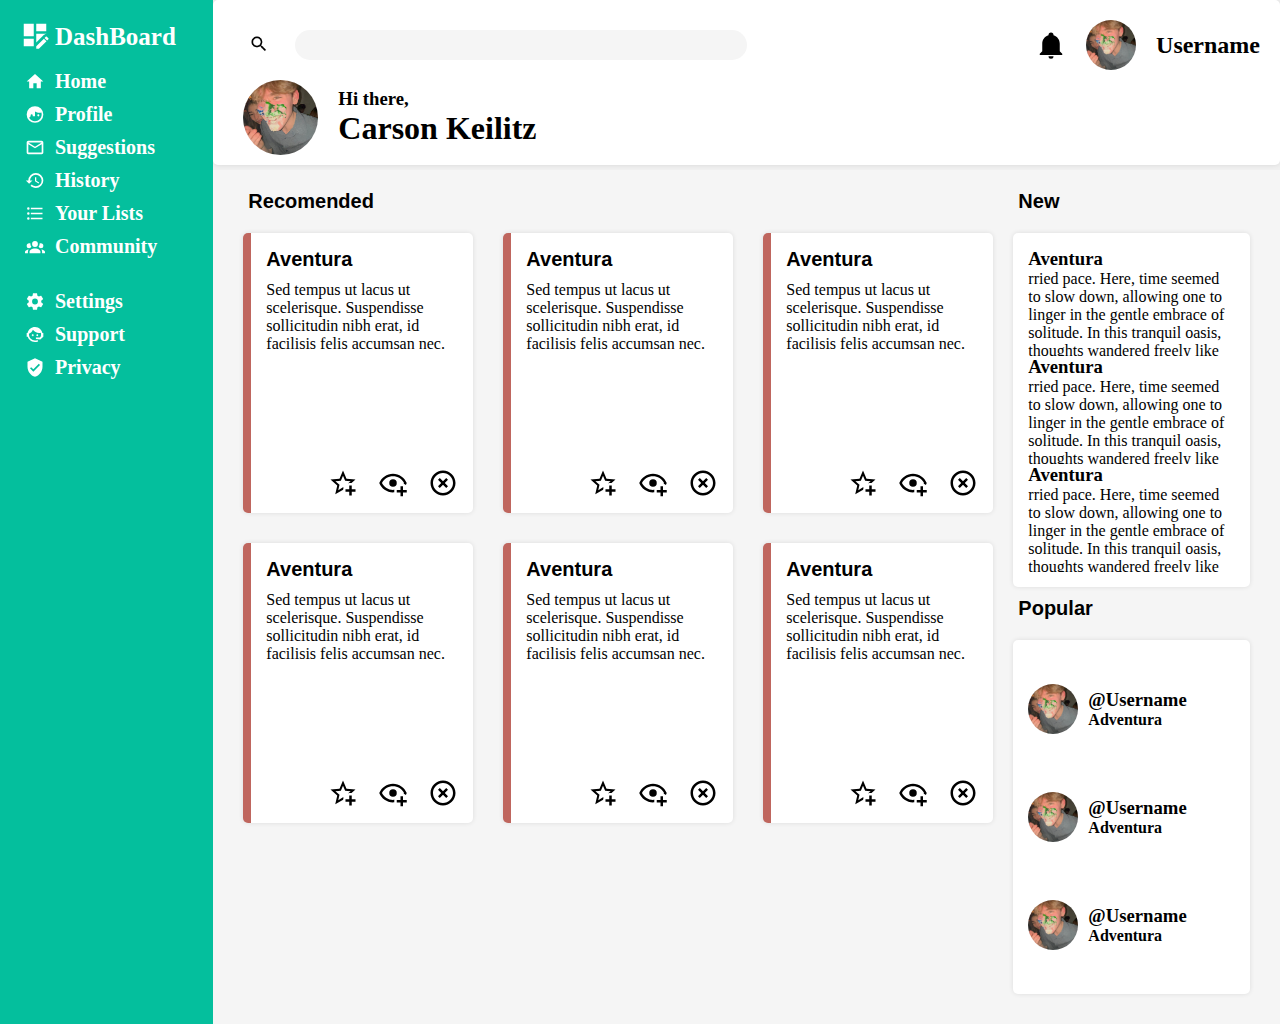
<file: index.html>
<!DOCTYPE html>
<html lang="en">
<head>
    <meta charset="UTF-8">
    <meta name="viewport" content="width=device-width, initial-scale=1.0">
    <link rel="stylesheet" href="styles/primary.css">
    <title>Admin Site</title>
</head>
<body>
    <div class="container">
        <div class="header">
            <div class="upperheader">
                <form class="search" action="search.php" method="post">
                    <button class="submit" type="submit" name="submit-search">
                        <img class="search-icon" src="pictures/magnify.png" alt="search">
                    </button>
                    <input class="search-bar" type="text" name="search" placeholder="">
                </form>
                <div class="header-upper-info">
                    <svg class="search-icon-info" xmlns="http://www.w3.org/2000/svg" viewBox="0 0 24 24"><title>bell</title><path d="M21,19V20H3V19L5,17V11C5,7.9 7.03,5.17 10,4.29C10,4.19 10,4.1 10,4A2,2 0 0,1 12,2A2,2 0 0,1 14,4C14,4.1 14,4.19 14,4.29C16.97,5.17 19,7.9 19,11V17L21,19M14,21A2,2 0 0,1 12,23A2,2 0 0,1 10,21" /></svg>
                    <img class="profile-picture logo small-logo" src="pictures/logo.JPEG" alt="profile">
                    <h2 class="username no-padding">Username</h2>
                </div>
            </div>
            <div class="lowerheader">
                <img  class="logo" src="pictures/logo.JPEG" alt="text">
                <div class="lowerheader-text">
                    <h3 class="no-padding">Hi there,</h3>
                    <h1 class="no-padding">Carson Keilitz</h1>
                </div>
            </div>
        </div>
        <div class="sidebar">
            <div class="sidebar-title">
                <div class="dashbar-logo">
                    <svg class="change-color" xmlns="http://www.w3.org/2000/svg" viewBox="0 0 24 24"><title>view-dashboard-edit</title><path d="M21 13.1C20.9 13.1 20.7 13.2 20.6 13.3L19.6 14.3L21.7 16.4L22.7 15.4C22.9 15.2 22.9 14.8 22.7 14.6L21.4 13.3C21.3 13.2 21.2 13.1 21 13.1M19.1 14.9L13 20.9V23H15.1L21.2 16.9L19.1 14.9M21 9H13V3H21V9M13 18.06V11H21V11.1C20.24 11.1 19.57 11.5 19.19 11.89L13 18.06M11 13H3V3H11V13M11 21H3V15H11V21Z" /></svg>
                </div>
                <h1 class="Dashboard">DashBoard</h1>
            </div>
            <ul class="sidebar-fonts side-bar-options">
                <div class="sidebar-logos">
                    <svg xmlns="http://www.w3.org/2000/svg" viewBox="0 0 24 24"><title>home</title><path d="M10,20V14H14V20H19V12H22L12,3L2,12H5V20H10Z" /></svg>
                    <li><a classhref="index.html">Home</a></li>
                </div>
                <div class="sidebar-logos">
                    <svg xmlns="http://www.w3.org/2000/svg" viewBox="0 0 24 24"><title>face-man-profile</title><path d="M12,2A10,10 0 0,0 2,12A10,10 0 0,0 12,22A10,10 0 0,0 22,12A10,10 0 0,0 12,2M12,8.39C13.57,9.4 15.42,10 17.42,10C18.2,10 18.95,9.91 19.67,9.74C19.88,10.45 20,11.21 20,12C20,16.41 16.41,20 12,20C9,20 6.39,18.34 5,15.89L6.75,14V13A1.25,1.25 0 0,1 8,11.75A1.25,1.25 0 0,1 9.25,13V14H12M16,11.75A1.25,1.25 0 0,0 14.75,13A1.25,1.25 0 0,0 16,14.25A1.25,1.25 0 0,0 17.25,13A1.25,1.25 0 0,0 16,11.75Z" /></svg>                    <li><a href="index.html">Profile</a></li>
                </div>
                <div class="sidebar-logos">
                    <svg xmlns="http://www.w3.org/2000/svg" viewBox="0 0 24 24"><title>email-outline</title><path d="M22 6C22 4.9 21.1 4 20 4H4C2.9 4 2 4.9 2 6V18C2 19.1 2.9 20 4 20H20C21.1 20 22 19.1 22 18V6M20 6L12 11L4 6H20M20 18H4V8L12 13L20 8V18Z" /></svg>                    <li><a href="suggestions.html">Suggestions</a></li>
                </div>
                <div class="sidebar-logos">
                    <svg xmlns="http://www.w3.org/2000/svg" viewBox="0 0 24 24"><title>history</title><path d="M13.5,8H12V13L16.28,15.54L17,14.33L13.5,12.25V8M13,3A9,9 0 0,0 4,12H1L4.96,16.03L9,12H6A7,7 0 0,1 13,5A7,7 0 0,1 20,12A7,7 0 0,1 13,19C11.07,19 9.32,18.21 8.06,16.94L6.64,18.36C8.27,20 10.5,21 13,21A9,9 0 0,0 22,12A9,9 0 0,0 13,3" /></svg>                    <li><a>History</a></li>
                </div>
                <div class="sidebar-logos">
                    <svg xmlns="http://www.w3.org/2000/svg" viewBox="0 0 24 24"><title>format-list-bulleted</title><path d="M7,5H21V7H7V5M7,13V11H21V13H7M4,4.5A1.5,1.5 0 0,1 5.5,6A1.5,1.5 0 0,1 4,7.5A1.5,1.5 0 0,1 2.5,6A1.5,1.5 0 0,1 4,4.5M4,10.5A1.5,1.5 0 0,1 5.5,12A1.5,1.5 0 0,1 4,13.5A1.5,1.5 0 0,1 2.5,12A1.5,1.5 0 0,1 4,10.5M7,19V17H21V19H7M4,16.5A1.5,1.5 0 0,1 5.5,18A1.5,1.5 0 0,1 4,19.5A1.5,1.5 0 0,1 2.5,18A1.5,1.5 0 0,1 4,16.5Z" /></svg><li><a href="lists.html">Your Lists</a></li>
                </div>
                <div class="sidebar-logos">
                    <svg xmlns="http://www.w3.org/2000/svg" viewBox="0 0 24 24"><title>account-group</title><path d="M12,5.5A3.5,3.5 0 0,1 15.5,9A3.5,3.5 0 0,1 12,12.5A3.5,3.5 0 0,1 8.5,9A3.5,3.5 0 0,1 12,5.5M5,8C5.56,8 6.08,8.15 6.53,8.42C6.38,9.85 6.8,11.27 7.66,12.38C7.16,13.34 6.16,14 5,14A3,3 0 0,1 2,11A3,3 0 0,1 5,8M19,8A3,3 0 0,1 22,11A3,3 0 0,1 19,14C17.84,14 16.84,13.34 16.34,12.38C17.2,11.27 17.62,9.85 17.47,8.42C17.92,8.15 18.44,8 19,8M5.5,18.25C5.5,16.18 8.41,14.5 12,14.5C15.59,14.5 18.5,16.18 18.5,18.25V20H5.5V18.25M0,20V18.5C0,17.11 1.89,15.94 4.45,15.6C3.86,16.28 3.5,17.22 3.5,18.25V20H0M24,20H20.5V18.25C20.5,17.22 20.14,16.28 19.55,15.6C22.11,15.94 24,17.11 24,18.5V20Z" /></svg>                    <li><a>Community</a></li>
                </div>
            </ul>
            <ul class="sidebar-fonts side-bar-options settings">
                <div class="sidebar-logos">
                    <svg xmlns="http://www.w3.org/2000/svg" viewBox="0 0 24 24"><title>cog</title><path d="M12,15.5A3.5,3.5 0 0,1 8.5,12A3.5,3.5 0 0,1 12,8.5A3.5,3.5 0 0,1 15.5,12A3.5,3.5 0 0,1 12,15.5M19.43,12.97C19.47,12.65 19.5,12.33 19.5,12C19.5,11.67 19.47,11.34 19.43,11L21.54,9.37C21.73,9.22 21.78,8.95 21.66,8.73L19.66,5.27C19.54,5.05 19.27,4.96 19.05,5.05L16.56,6.05C16.04,5.66 15.5,5.32 14.87,5.07L14.5,2.42C14.46,2.18 14.25,2 14,2H10C9.75,2 9.54,2.18 9.5,2.42L9.13,5.07C8.5,5.32 7.96,5.66 7.44,6.05L4.95,5.05C4.73,4.96 4.46,5.05 4.34,5.27L2.34,8.73C2.21,8.95 2.27,9.22 2.46,9.37L4.57,11C4.53,11.34 4.5,11.67 4.5,12C4.5,12.33 4.53,12.65 4.57,12.97L2.46,14.63C2.27,14.78 2.21,15.05 2.34,15.27L4.34,18.73C4.46,18.95 4.73,19.03 4.95,18.95L7.44,17.94C7.96,18.34 8.5,18.68 9.13,18.93L9.5,21.58C9.54,21.82 9.75,22 10,22H14C14.25,22 14.46,21.82 14.5,21.58L14.87,18.93C15.5,18.67 16.04,18.34 16.56,17.94L19.05,18.95C19.27,19.03 19.54,18.95 19.66,18.73L21.66,15.27C21.78,15.05 21.73,14.78 21.54,14.63L19.43,12.97Z" /></svg>
                    <li><a classhref="index.html">Settings</a></li>
                </div>
                <div class="sidebar-logos">
                    <svg xmlns="http://www.w3.org/2000/svg" viewBox="0 0 24 24"><title>face-agent</title><path d="M18.72,14.76C19.07,13.91 19.26,13 19.26,12C19.26,11.28 19.15,10.59 18.96,9.95C18.31,10.1 17.63,10.18 16.92,10.18C13.86,10.18 11.15,8.67 9.5,6.34C8.61,8.5 6.91,10.26 4.77,11.22C4.73,11.47 4.73,11.74 4.73,12A7.27,7.27 0 0,0 12,19.27C13.05,19.27 14.06,19.04 14.97,18.63C15.54,19.72 15.8,20.26 15.78,20.26C14.14,20.81 12.87,21.08 12,21.08C9.58,21.08 7.27,20.13 5.57,18.42C4.53,17.38 3.76,16.11 3.33,14.73H2V10.18H3.09C3.93,6.04 7.6,2.92 12,2.92C14.4,2.92 16.71,3.87 18.42,5.58C19.69,6.84 20.54,8.45 20.89,10.18H22V14.67H22V14.69L22,14.73H21.94L18.38,18L13.08,17.4V15.73H17.91L18.72,14.76M9.27,11.77C9.57,11.77 9.86,11.89 10.07,12.11C10.28,12.32 10.4,12.61 10.4,12.91C10.4,13.21 10.28,13.5 10.07,13.71C9.86,13.92 9.57,14.04 9.27,14.04C8.64,14.04 8.13,13.54 8.13,12.91C8.13,12.28 8.64,11.77 9.27,11.77M14.72,11.77C15.35,11.77 15.85,12.28 15.85,12.91C15.85,13.54 15.35,14.04 14.72,14.04C14.09,14.04 13.58,13.54 13.58,12.91A1.14,1.14 0 0,1 14.72,11.77Z" /></svg>                    <li><a>Support</a></li>
                </div>
                <div class="sidebar-logos">
                    <svg xmlns="http://www.w3.org/2000/svg" viewBox="0 0 24 24"><title>shield-check</title><path d="M10,17L6,13L7.41,11.59L10,14.17L16.59,7.58L18,9M12,1L3,5V11C3,16.55 6.84,21.74 12,23C17.16,21.74 21,16.55 21,11V5L12,1Z" /></svg>                    <li><a>Privacy</a></li>
                </div>
            </ul>
        </div>
        <div class="main-content">
            <div class="resturants">
                <h2 class="main-content-title project-font extra">Recomended</h2>
                <div class="cards">
                    <div class="card">
                        <div class="card-title project-font">Aventura</div>
                        <div class="card-text">
                            Sed tempus ut lacus ut scelerisque. Suspendisse sollicitudin nibh erat, id facilisis felis accumsan nec.
                        </div>
                        <div class="card-footer">
                            <svg class="card-image" xmlns="http://www.w3.org/2000/svg" viewBox="0 0 24 24"><title>star-plus-outline</title><path d="M5.8 21L7.4 14L2 9.2L9.2 8.6L12 2L14.8 8.6L22 9.2L18.8 12H18C17.3 12 16.6 12.1 15.9 12.4L18.1 10.5L13.7 10.1L12 6.1L10.3 10.1L5.9 10.5L9.2 13.4L8.2 17.7L12 15.4L12.5 15.7C12.3 16.2 12.1 16.8 12.1 17.3L5.8 21M17 14V17H14V19H17V22H19V19H22V17H19V14H17Z" /></svg>
                            <svg class="card-image" xmlns="http://www.w3.org/2000/svg" viewBox="0 0 24 24"><title>eye-plus-outline</title><path d="M12,4.5C7,4.5 2.73,7.61 1,12C2.73,16.39 7,19.5 12,19.5C12.36,19.5 12.72,19.5 13.08,19.45C13.03,19.13 13,18.82 13,18.5C13,18.14 13.04,17.78 13.1,17.42C12.74,17.46 12.37,17.5 12,17.5C8.24,17.5 4.83,15.36 3.18,12C4.83,8.64 8.24,6.5 12,6.5C15.76,6.5 19.17,8.64 20.82,12C20.7,12.24 20.56,12.45 20.43,12.68C21.09,12.84 21.72,13.11 22.29,13.5C22.56,13 22.8,12.5 23,12C21.27,7.61 17,4.5 12,4.5M12,9A3,3 0 0,0 9,12A3,3 0 0,0 12,15A3,3 0 0,0 15,12A3,3 0 0,0 12,9M18,14.5V17.5H15V19.5H18V22.5H20V19.5H23V17.5H20V14.5H18Z" /></svg>
                            <svg class="card-image" xmlns="http://www.w3.org/2000/svg" viewBox="0 0 24 24"><title>close-circle-outline</title><path d="M12,20C7.59,20 4,16.41 4,12C4,7.59 7.59,4 12,4C16.41,4 20,7.59 20,12C20,16.41 16.41,20 12,20M12,2C6.47,2 2,6.47 2,12C2,17.53 6.47,22 12,22C17.53,22 22,17.53 22,12C22,6.47 17.53,2 12,2M14.59,8L12,10.59L9.41,8L8,9.41L10.59,12L8,14.59L9.41,16L12,13.41L14.59,16L16,14.59L13.41,12L16,9.41L14.59,8Z" /></svg>
                        </div>
                    </div>
                    <div class="card">
                        <div class="card-title project-font">Aventura</div>
                        <div class="card-text">
                            Sed tempus ut lacus ut scelerisque. Suspendisse sollicitudin nibh erat, id facilisis felis accumsan nec.
                        </div>
                        <div class="card-footer">
                            <svg class="card-image" xmlns="http://www.w3.org/2000/svg" viewBox="0 0 24 24"><title>star-plus-outline</title><path d="M5.8 21L7.4 14L2 9.2L9.2 8.6L12 2L14.8 8.6L22 9.2L18.8 12H18C17.3 12 16.6 12.1 15.9 12.4L18.1 10.5L13.7 10.1L12 6.1L10.3 10.1L5.9 10.5L9.2 13.4L8.2 17.7L12 15.4L12.5 15.7C12.3 16.2 12.1 16.8 12.1 17.3L5.8 21M17 14V17H14V19H17V22H19V19H22V17H19V14H17Z" /></svg>
                            <svg class="card-image" xmlns="http://www.w3.org/2000/svg" viewBox="0 0 24 24"><title>eye-plus-outline</title><path d="M12,4.5C7,4.5 2.73,7.61 1,12C2.73,16.39 7,19.5 12,19.5C12.36,19.5 12.72,19.5 13.08,19.45C13.03,19.13 13,18.82 13,18.5C13,18.14 13.04,17.78 13.1,17.42C12.74,17.46 12.37,17.5 12,17.5C8.24,17.5 4.83,15.36 3.18,12C4.83,8.64 8.24,6.5 12,6.5C15.76,6.5 19.17,8.64 20.82,12C20.7,12.24 20.56,12.45 20.43,12.68C21.09,12.84 21.72,13.11 22.29,13.5C22.56,13 22.8,12.5 23,12C21.27,7.61 17,4.5 12,4.5M12,9A3,3 0 0,0 9,12A3,3 0 0,0 12,15A3,3 0 0,0 15,12A3,3 0 0,0 12,9M18,14.5V17.5H15V19.5H18V22.5H20V19.5H23V17.5H20V14.5H18Z" /></svg>
                            <svg class="card-image" xmlns="http://www.w3.org/2000/svg" viewBox="0 0 24 24"><title>close-circle-outline</title><path d="M12,20C7.59,20 4,16.41 4,12C4,7.59 7.59,4 12,4C16.41,4 20,7.59 20,12C20,16.41 16.41,20 12,20M12,2C6.47,2 2,6.47 2,12C2,17.53 6.47,22 12,22C17.53,22 22,17.53 22,12C22,6.47 17.53,2 12,2M14.59,8L12,10.59L9.41,8L8,9.41L10.59,12L8,14.59L9.41,16L12,13.41L14.59,16L16,14.59L13.41,12L16,9.41L14.59,8Z" /></svg>
                        </div>
                    </div>
                    <div class="card">
                        <div class="card-title project-font">Aventura</div>
                        <div class="card-text">
                            Sed tempus ut lacus ut scelerisque. Suspendisse sollicitudin nibh erat, id facilisis felis accumsan nec.
                        </div>
                        <div class="card-footer">
                            <svg class="card-image" xmlns="http://www.w3.org/2000/svg" viewBox="0 0 24 24"><title>star-plus-outline</title><path d="M5.8 21L7.4 14L2 9.2L9.2 8.6L12 2L14.8 8.6L22 9.2L18.8 12H18C17.3 12 16.6 12.1 15.9 12.4L18.1 10.5L13.7 10.1L12 6.1L10.3 10.1L5.9 10.5L9.2 13.4L8.2 17.7L12 15.4L12.5 15.7C12.3 16.2 12.1 16.8 12.1 17.3L5.8 21M17 14V17H14V19H17V22H19V19H22V17H19V14H17Z" /></svg>
                            <svg class="card-image" xmlns="http://www.w3.org/2000/svg" viewBox="0 0 24 24"><title>eye-plus-outline</title><path d="M12,4.5C7,4.5 2.73,7.61 1,12C2.73,16.39 7,19.5 12,19.5C12.36,19.5 12.72,19.5 13.08,19.45C13.03,19.13 13,18.82 13,18.5C13,18.14 13.04,17.78 13.1,17.42C12.74,17.46 12.37,17.5 12,17.5C8.24,17.5 4.83,15.36 3.18,12C4.83,8.64 8.24,6.5 12,6.5C15.76,6.5 19.17,8.64 20.82,12C20.7,12.24 20.56,12.45 20.43,12.68C21.09,12.84 21.72,13.11 22.29,13.5C22.56,13 22.8,12.5 23,12C21.27,7.61 17,4.5 12,4.5M12,9A3,3 0 0,0 9,12A3,3 0 0,0 12,15A3,3 0 0,0 15,12A3,3 0 0,0 12,9M18,14.5V17.5H15V19.5H18V22.5H20V19.5H23V17.5H20V14.5H18Z" /></svg>
                            <svg class="card-image" xmlns="http://www.w3.org/2000/svg" viewBox="0 0 24 24"><title>close-circle-outline</title><path d="M12,20C7.59,20 4,16.41 4,12C4,7.59 7.59,4 12,4C16.41,4 20,7.59 20,12C20,16.41 16.41,20 12,20M12,2C6.47,2 2,6.47 2,12C2,17.53 6.47,22 12,22C17.53,22 22,17.53 22,12C22,6.47 17.53,2 12,2M14.59,8L12,10.59L9.41,8L8,9.41L10.59,12L8,14.59L9.41,16L12,13.41L14.59,16L16,14.59L13.41,12L16,9.41L14.59,8Z" /></svg>
                        </div>
                    </div>
                    <div class="card">
                        <div class="card-title project-font">Aventura</div>
                        <div class="card-text">
                            Sed tempus ut lacus ut scelerisque. Suspendisse sollicitudin nibh erat, id facilisis felis accumsan nec.
                        </div>
                        <div class="card-footer">
                            <svg class="card-image" xmlns="http://www.w3.org/2000/svg" viewBox="0 0 24 24"><title>star-plus-outline</title><path d="M5.8 21L7.4 14L2 9.2L9.2 8.6L12 2L14.8 8.6L22 9.2L18.8 12H18C17.3 12 16.6 12.1 15.9 12.4L18.1 10.5L13.7 10.1L12 6.1L10.3 10.1L5.9 10.5L9.2 13.4L8.2 17.7L12 15.4L12.5 15.7C12.3 16.2 12.1 16.8 12.1 17.3L5.8 21M17 14V17H14V19H17V22H19V19H22V17H19V14H17Z" /></svg>
                            <svg class="card-image" xmlns="http://www.w3.org/2000/svg" viewBox="0 0 24 24"><title>eye-plus-outline</title><path d="M12,4.5C7,4.5 2.73,7.61 1,12C2.73,16.39 7,19.5 12,19.5C12.36,19.5 12.72,19.5 13.08,19.45C13.03,19.13 13,18.82 13,18.5C13,18.14 13.04,17.78 13.1,17.42C12.74,17.46 12.37,17.5 12,17.5C8.24,17.5 4.83,15.36 3.18,12C4.83,8.64 8.24,6.5 12,6.5C15.76,6.5 19.17,8.64 20.82,12C20.7,12.24 20.56,12.45 20.43,12.68C21.09,12.84 21.72,13.11 22.29,13.5C22.56,13 22.8,12.5 23,12C21.27,7.61 17,4.5 12,4.5M12,9A3,3 0 0,0 9,12A3,3 0 0,0 12,15A3,3 0 0,0 15,12A3,3 0 0,0 12,9M18,14.5V17.5H15V19.5H18V22.5H20V19.5H23V17.5H20V14.5H18Z" /></svg>
                            <svg class="card-image" xmlns="http://www.w3.org/2000/svg" viewBox="0 0 24 24"><title>close-circle-outline</title><path d="M12,20C7.59,20 4,16.41 4,12C4,7.59 7.59,4 12,4C16.41,4 20,7.59 20,12C20,16.41 16.41,20 12,20M12,2C6.47,2 2,6.47 2,12C2,17.53 6.47,22 12,22C17.53,22 22,17.53 22,12C22,6.47 17.53,2 12,2M14.59,8L12,10.59L9.41,8L8,9.41L10.59,12L8,14.59L9.41,16L12,13.41L14.59,16L16,14.59L13.41,12L16,9.41L14.59,8Z" /></svg>
                        </div>
                    </div>
                    <div class="card">
                        <div class="card-title project-font">Aventura</div>
                        <div class="card-text">
                            Sed tempus ut lacus ut scelerisque. Suspendisse sollicitudin nibh erat, id facilisis felis accumsan nec.
                        </div>
                        <div class="card-footer">
                            <svg class="card-image" xmlns="http://www.w3.org/2000/svg" viewBox="0 0 24 24"><title>star-plus-outline</title><path d="M5.8 21L7.4 14L2 9.2L9.2 8.6L12 2L14.8 8.6L22 9.2L18.8 12H18C17.3 12 16.6 12.1 15.9 12.4L18.1 10.5L13.7 10.1L12 6.1L10.3 10.1L5.9 10.5L9.2 13.4L8.2 17.7L12 15.4L12.5 15.7C12.3 16.2 12.1 16.8 12.1 17.3L5.8 21M17 14V17H14V19H17V22H19V19H22V17H19V14H17Z" /></svg>
                            <svg class="card-image" xmlns="http://www.w3.org/2000/svg" viewBox="0 0 24 24"><title>eye-plus-outline</title><path d="M12,4.5C7,4.5 2.73,7.61 1,12C2.73,16.39 7,19.5 12,19.5C12.36,19.5 12.72,19.5 13.08,19.45C13.03,19.13 13,18.82 13,18.5C13,18.14 13.04,17.78 13.1,17.42C12.74,17.46 12.37,17.5 12,17.5C8.24,17.5 4.83,15.36 3.18,12C4.83,8.64 8.24,6.5 12,6.5C15.76,6.5 19.17,8.64 20.82,12C20.7,12.24 20.56,12.45 20.43,12.68C21.09,12.84 21.72,13.11 22.29,13.5C22.56,13 22.8,12.5 23,12C21.27,7.61 17,4.5 12,4.5M12,9A3,3 0 0,0 9,12A3,3 0 0,0 12,15A3,3 0 0,0 15,12A3,3 0 0,0 12,9M18,14.5V17.5H15V19.5H18V22.5H20V19.5H23V17.5H20V14.5H18Z" /></svg>
                            <svg class="card-image" xmlns="http://www.w3.org/2000/svg" viewBox="0 0 24 24"><title>close-circle-outline</title><path d="M12,20C7.59,20 4,16.41 4,12C4,7.59 7.59,4 12,4C16.41,4 20,7.59 20,12C20,16.41 16.41,20 12,20M12,2C6.47,2 2,6.47 2,12C2,17.53 6.47,22 12,22C17.53,22 22,17.53 22,12C22,6.47 17.53,2 12,2M14.59,8L12,10.59L9.41,8L8,9.41L10.59,12L8,14.59L9.41,16L12,13.41L14.59,16L16,14.59L13.41,12L16,9.41L14.59,8Z" /></svg>
                        </div>
                    </div>
                    <div class="card">
                        <div class="card-title project-font">Aventura</div>
                        <div class="card-text">
                            Sed tempus ut lacus ut scelerisque. Suspendisse sollicitudin nibh erat, id facilisis felis accumsan nec.
                        </div>
                        <div class="card-footer">
                            <svg class="card-image" xmlns="http://www.w3.org/2000/svg" viewBox="0 0 24 24"><title>star-plus-outline</title><path d="M5.8 21L7.4 14L2 9.2L9.2 8.6L12 2L14.8 8.6L22 9.2L18.8 12H18C17.3 12 16.6 12.1 15.9 12.4L18.1 10.5L13.7 10.1L12 6.1L10.3 10.1L5.9 10.5L9.2 13.4L8.2 17.7L12 15.4L12.5 15.7C12.3 16.2 12.1 16.8 12.1 17.3L5.8 21M17 14V17H14V19H17V22H19V19H22V17H19V14H17Z" /></svg>
                            <svg class="card-image" xmlns="http://www.w3.org/2000/svg" viewBox="0 0 24 24"><title>eye-plus-outline</title><path d="M12,4.5C7,4.5 2.73,7.61 1,12C2.73,16.39 7,19.5 12,19.5C12.36,19.5 12.72,19.5 13.08,19.45C13.03,19.13 13,18.82 13,18.5C13,18.14 13.04,17.78 13.1,17.42C12.74,17.46 12.37,17.5 12,17.5C8.24,17.5 4.83,15.36 3.18,12C4.83,8.64 8.24,6.5 12,6.5C15.76,6.5 19.17,8.64 20.82,12C20.7,12.24 20.56,12.45 20.43,12.68C21.09,12.84 21.72,13.11 22.29,13.5C22.56,13 22.8,12.5 23,12C21.27,7.61 17,4.5 12,4.5M12,9A3,3 0 0,0 9,12A3,3 0 0,0 12,15A3,3 0 0,0 15,12A3,3 0 0,0 12,9M18,14.5V17.5H15V19.5H18V22.5H20V19.5H23V17.5H20V14.5H18Z" /></svg>
                            <svg class="card-image" xmlns="http://www.w3.org/2000/svg" viewBox="0 0 24 24"><title>close-circle-outline</title><path d="M12,20C7.59,20 4,16.41 4,12C4,7.59 7.59,4 12,4C16.41,4 20,7.59 20,12C20,16.41 16.41,20 12,20M12,2C6.47,2 2,6.47 2,12C2,17.53 6.47,22 12,22C17.53,22 22,17.53 22,12C22,6.47 17.53,2 12,2M14.59,8L12,10.59L9.41,8L8,9.41L10.59,12L8,14.59L9.41,16L12,13.41L14.59,16L16,14.59L13.41,12L16,9.41L14.59,8Z" /></svg>
                        </div>
                    </div>
                </div>
            </div>
            <div class="other">
                <h2 class="main-content-title project-font extra">New</h2>
                    <div class="newcards basic-card-template card-padding">
                        <div class="newcard">
                            <h3 class="newcard-title">Aventura</h3>
                            <div class="newcard-text">rried pace. Here, time seemed to slow down, allowing one to linger in the gentle embrace of solitude. In this tranquil oasis, thoughts wandered freely like butterflies in a garden, flitting from one fleeting moment to the next. It was a place where.</div>
                        </div>
                        <div class="newcard">
                            <h3 class="newcard-title">Aventura</h3>
                            <div class="newcard-text">rried pace. Here, time seemed to slow down, allowing one to linger in the gentle embrace of solitude. In this tranquil oasis, thoughts wandered freely like butterflies in a garden, flitting from one fleeting moment to the next. It was a place where.</div>
                        </div>
                        <div class="newcard">
                            <h3 class="newcard-title">Aventura</h3>
                            <div class="newcard-text">rried pace. Here, time seemed to slow down, allowing one to linger in the gentle embrace of solitude. In this tranquil oasis, thoughts wandered freely like butterflies in a garden, flitting from one fleeting moment to the next. It was a place where.</div>
                        </div>
                    </div>
                <h2 class="main-content-title project-font extra">Popular</h2>
                    <div class="trendingcards basic-card-template card-padding">
                        <div class="trendingcard">
                            <img class="profile-picture logo small-logo trending-logo" src="pictures/logo.JPEG" alt="">
                            <div class="trendingcard-info">
                                <h3 class="username">@Username</h3>
                                <h4 class="resturant-trending">Adventura</h4>
                            </div>
                        </div>
                        <div class="trendingcard">
                            <img class="profile-picture logo small-logo trending-logo" src="pictures/logo.JPEG" alt="">
                            <div class="trendingcard-info">
                                <h3 class="username">@Username</h3>
                                <h4 class="resturant-trending">Adventura</h4>
                            </div>
                        </div>
                        <div class="trendingcard">
                            <img class="profile-picture logo small-logo trending-logo" src="pictures/logo.JPEG" alt="">
                            <div class="trendingcard-info">
                                <h3 class="username">@Username</h3>
                                <h4 class="resturant-trending">Adventura</h4>
                            </div>
                        </div>
                    </div>
            </div>
        </div>
    </div>
</body>
</html>
</file>
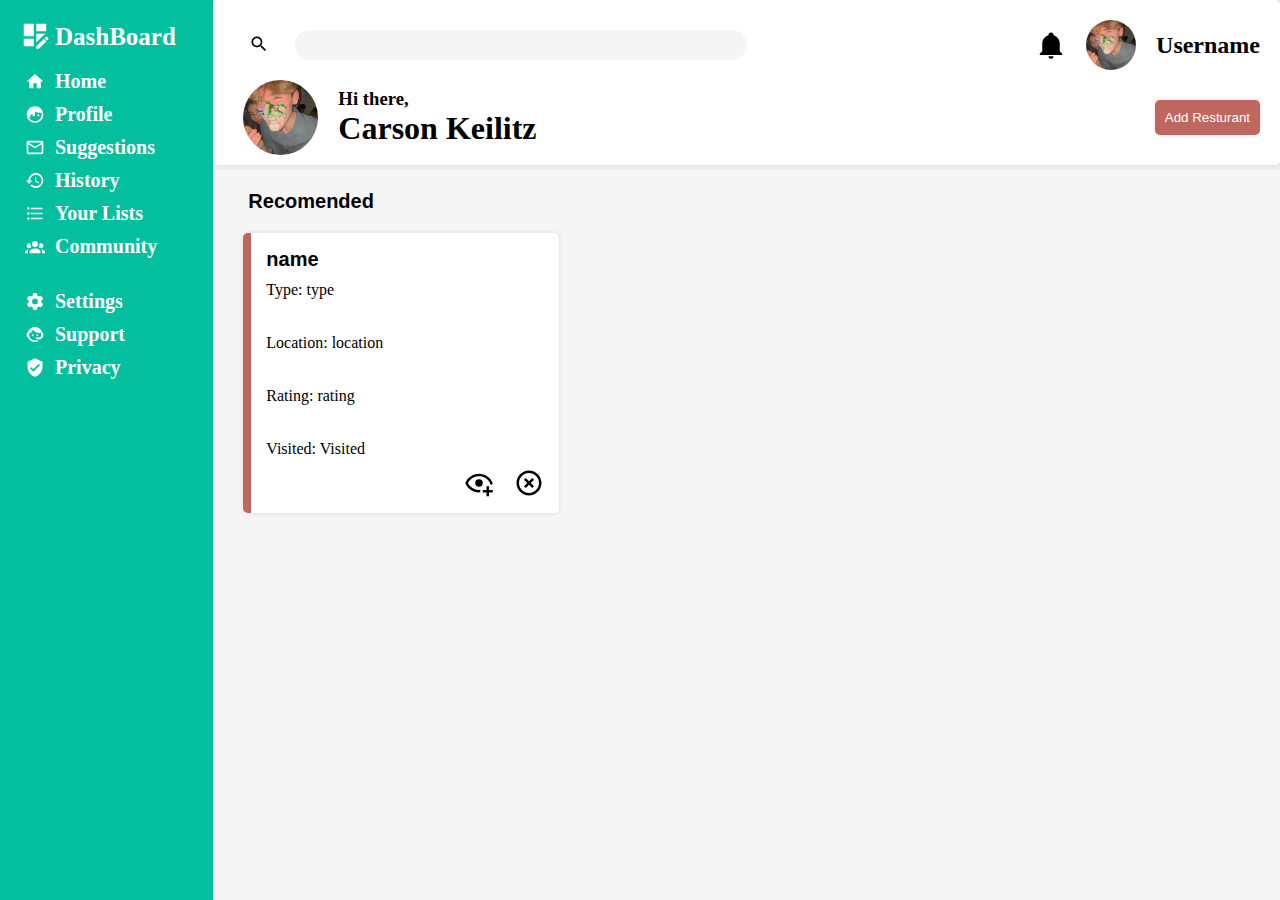
<file: lists.html>
<!DOCTYPE html>
<html lang="en">
<head>
    <meta charset="UTF-8">
    <meta name="viewport" content="width=device-width, initial-scale=1.0">
    <link rel="stylesheet" href="styles/primary.css">
    <link rel="stylesheet" href="styles/library.css">
    <title>Admin Site</title>
</head>
<body>
    <div class="container">
        <div class="header">
            <div class="upperheader">
                <form class="search" action="search.php" method="post">
                    <button class="submit" type="submit" name="submit-search">
                        <img class="search-icon" src="pictures/magnify.png" alt="search">
                    </button>
                    <input class="search-bar" type="text" name="search" placeholder="">
                </form>
                <div class="header-upper-info">
                    <svg class="search-icon-info" xmlns="http://www.w3.org/2000/svg" viewBox="0 0 24 24"><title>bell</title><path d="M21,19V20H3V19L5,17V11C5,7.9 7.03,5.17 10,4.29C10,4.19 10,4.1 10,4A2,2 0 0,1 12,2A2,2 0 0,1 14,4C14,4.1 14,4.19 14,4.29C16.97,5.17 19,7.9 19,11V17L21,19M14,21A2,2 0 0,1 12,23A2,2 0 0,1 10,21" /></svg>
                    <img class="profile-picture logo small-logo" src="pictures/logo.JPEG" alt="profile">
                    <h2 class="username no-padding">Username</h2>
                </div>
            </div>
            <div class="lowerheader">
                <img  class="logo" src="pictures/logo.JPEG" alt="text">
                <div class="lowerheader-text">
                    <h3 class="no-padding">Hi there,</h3>
                    <h1 class="no-padding">Carson Keilitz</h1>
                </div>
                <div class="resturant-adder">
                    <button class="resturant-button">Add Resturant</button>
                    <dialog class="dialog" id="dialog">
                        <form action="#" method="dialog">
                            <div>
                                <h2>Add A Resturant</h2>
                            </div>
                            <div>
                                <label for="restaurant-name">Restaurant Name:</label>
                                <input type="text" id="restaurant-name" name="restaurant-name" required>
                            </div>
                            <div>
                                <label for="food-type">Type of Food:</label>
                                <select id="food-type" name="food-type" required>
                                    <option value="">Select Food Type</option>
                                    <option value="American">American</option>
                                    <option value="Chinese">Chinese</option>
                                    <option value="Cuban">Cuban</option>
                                    <option value="Greek">Greek</option>
                                    <option value="Indian">Indian</option>
                                    <option value="Italian">Italian</option>
                                    <option value="Japanese">Japanese</option>
                                    <option value="Korean">Korean</option>
                                    <option value="Mexican">Mexican</option>
                                    <option value="Thai">Thai</option>
                                    <option value="Vietnamese">Vietnamese</option>
                                </select>
                            </div>
                            <div>
                                <label for="location">Location:</label>
                                <input type="text" id="location" name="location" required>
                            </div>
                            <div>
                                <label for="rating">Rating (1-10):</label>
                                <input type="number" id="rating" name="rating" min="1" max="10" required>
                            </div>
                            <div class="options">
                                <label for="visited">Visited:</label>
                                <input type="radio" id="yes" name="visited" value="Yes">
                                <label for="yes">Yes</label>
                                <input type="radio" id="want_to" name="visited" value="Want to">
                                <label for="want_to">Want to</label>
                                <input type="radio" id="no" name="visited" value="No">
                                <label for="no">No</label>
                            </div>
                            <div>
                                <button type="submit" id="js-submit" value="js-submit">Submit</button>
                                <button type="button" id="js-close" value="js-close">Close</button>
                            </div>
                        </form>
                    </dialog>
                </div>
            </div>
        </div>
        <div class="sidebar">
            <div class="sidebar-title">
                <div class="dashbar-logo">
                    <svg class="change-color" xmlns="http://www.w3.org/2000/svg" viewBox="0 0 24 24"><title>view-dashboard-edit</title><path d="M21 13.1C20.9 13.1 20.7 13.2 20.6 13.3L19.6 14.3L21.7 16.4L22.7 15.4C22.9 15.2 22.9 14.8 22.7 14.6L21.4 13.3C21.3 13.2 21.2 13.1 21 13.1M19.1 14.9L13 20.9V23H15.1L21.2 16.9L19.1 14.9M21 9H13V3H21V9M13 18.06V11H21V11.1C20.24 11.1 19.57 11.5 19.19 11.89L13 18.06M11 13H3V3H11V13M11 21H3V15H11V21Z" /></svg>
                </div>
                <h1 class="Dashboard">DashBoard</h1>
            </div>
            <ul class="sidebar-fonts side-bar-options">
                <div class="sidebar-logos">
                    <svg xmlns="http://www.w3.org/2000/svg" viewBox="0 0 24 24"><title>home</title><path d="M10,20V14H14V20H19V12H22L12,3L2,12H5V20H10Z" /></svg>
                    <li><a classhref="index.html">Home</a></li>
                </div>
                <div class="sidebar-logos">
                    <svg xmlns="http://www.w3.org/2000/svg" viewBox="0 0 24 24"><title>face-man-profile</title><path d="M12,2A10,10 0 0,0 2,12A10,10 0 0,0 12,22A10,10 0 0,0 22,12A10,10 0 0,0 12,2M12,8.39C13.57,9.4 15.42,10 17.42,10C18.2,10 18.95,9.91 19.67,9.74C19.88,10.45 20,11.21 20,12C20,16.41 16.41,20 12,20C9,20 6.39,18.34 5,15.89L6.75,14V13A1.25,1.25 0 0,1 8,11.75A1.25,1.25 0 0,1 9.25,13V14H12M16,11.75A1.25,1.25 0 0,0 14.75,13A1.25,1.25 0 0,0 16,14.25A1.25,1.25 0 0,0 17.25,13A1.25,1.25 0 0,0 16,11.75Z" /></svg>                    <li><a href="index.html">Profile</a></li>
                </div>
                <div class="sidebar-logos">
                    <svg xmlns="http://www.w3.org/2000/svg" viewBox="0 0 24 24"><title>email-outline</title><path d="M22 6C22 4.9 21.1 4 20 4H4C2.9 4 2 4.9 2 6V18C2 19.1 2.9 20 4 20H20C21.1 20 22 19.1 22 18V6M20 6L12 11L4 6H20M20 18H4V8L12 13L20 8V18Z" /></svg>                    <li><a href="suggestions.html">Suggestions</a></li>
                </div>
                <div class="sidebar-logos">
                    <svg xmlns="http://www.w3.org/2000/svg" viewBox="0 0 24 24"><title>history</title><path d="M13.5,8H12V13L16.28,15.54L17,14.33L13.5,12.25V8M13,3A9,9 0 0,0 4,12H1L4.96,16.03L9,12H6A7,7 0 0,1 13,5A7,7 0 0,1 20,12A7,7 0 0,1 13,19C11.07,19 9.32,18.21 8.06,16.94L6.64,18.36C8.27,20 10.5,21 13,21A9,9 0 0,0 22,12A9,9 0 0,0 13,3" /></svg>                    <li><a>History</a></li>
                </div>
                <div class="sidebar-logos">
                    <svg xmlns="http://www.w3.org/2000/svg" viewBox="0 0 24 24"><title>format-list-bulleted</title><path d="M7,5H21V7H7V5M7,13V11H21V13H7M4,4.5A1.5,1.5 0 0,1 5.5,6A1.5,1.5 0 0,1 4,7.5A1.5,1.5 0 0,1 2.5,6A1.5,1.5 0 0,1 4,4.5M4,10.5A1.5,1.5 0 0,1 5.5,12A1.5,1.5 0 0,1 4,13.5A1.5,1.5 0 0,1 2.5,12A1.5,1.5 0 0,1 4,10.5M7,19V17H21V19H7M4,16.5A1.5,1.5 0 0,1 5.5,18A1.5,1.5 0 0,1 4,19.5A1.5,1.5 0 0,1 2.5,18A1.5,1.5 0 0,1 4,16.5Z" /></svg>                    <li><a href="lists.html">Your Lists</a></li>
                </div>
                <div class="sidebar-logos">
                    <svg xmlns="http://www.w3.org/2000/svg" viewBox="0 0 24 24"><title>account-group</title><path d="M12,5.5A3.5,3.5 0 0,1 15.5,9A3.5,3.5 0 0,1 12,12.5A3.5,3.5 0 0,1 8.5,9A3.5,3.5 0 0,1 12,5.5M5,8C5.56,8 6.08,8.15 6.53,8.42C6.38,9.85 6.8,11.27 7.66,12.38C7.16,13.34 6.16,14 5,14A3,3 0 0,1 2,11A3,3 0 0,1 5,8M19,8A3,3 0 0,1 22,11A3,3 0 0,1 19,14C17.84,14 16.84,13.34 16.34,12.38C17.2,11.27 17.62,9.85 17.47,8.42C17.92,8.15 18.44,8 19,8M5.5,18.25C5.5,16.18 8.41,14.5 12,14.5C15.59,14.5 18.5,16.18 18.5,18.25V20H5.5V18.25M0,20V18.5C0,17.11 1.89,15.94 4.45,15.6C3.86,16.28 3.5,17.22 3.5,18.25V20H0M24,20H20.5V18.25C20.5,17.22 20.14,16.28 19.55,15.6C22.11,15.94 24,17.11 24,18.5V20Z" /></svg>                    <li><a>Community</a></li>
                </div>
            </ul>
            <ul class="sidebar-fonts side-bar-options settings">
                <div class="sidebar-logos">
                    <svg xmlns="http://www.w3.org/2000/svg" viewBox="0 0 24 24"><title>cog</title><path d="M12,15.5A3.5,3.5 0 0,1 8.5,12A3.5,3.5 0 0,1 12,8.5A3.5,3.5 0 0,1 15.5,12A3.5,3.5 0 0,1 12,15.5M19.43,12.97C19.47,12.65 19.5,12.33 19.5,12C19.5,11.67 19.47,11.34 19.43,11L21.54,9.37C21.73,9.22 21.78,8.95 21.66,8.73L19.66,5.27C19.54,5.05 19.27,4.96 19.05,5.05L16.56,6.05C16.04,5.66 15.5,5.32 14.87,5.07L14.5,2.42C14.46,2.18 14.25,2 14,2H10C9.75,2 9.54,2.18 9.5,2.42L9.13,5.07C8.5,5.32 7.96,5.66 7.44,6.05L4.95,5.05C4.73,4.96 4.46,5.05 4.34,5.27L2.34,8.73C2.21,8.95 2.27,9.22 2.46,9.37L4.57,11C4.53,11.34 4.5,11.67 4.5,12C4.5,12.33 4.53,12.65 4.57,12.97L2.46,14.63C2.27,14.78 2.21,15.05 2.34,15.27L4.34,18.73C4.46,18.95 4.73,19.03 4.95,18.95L7.44,17.94C7.96,18.34 8.5,18.68 9.13,18.93L9.5,21.58C9.54,21.82 9.75,22 10,22H14C14.25,22 14.46,21.82 14.5,21.58L14.87,18.93C15.5,18.67 16.04,18.34 16.56,17.94L19.05,18.95C19.27,19.03 19.54,18.95 19.66,18.73L21.66,15.27C21.78,15.05 21.73,14.78 21.54,14.63L19.43,12.97Z" /></svg>
                    <li><a classhref="index.html">Settings</a></li>
                </div>
                <div class="sidebar-logos">
                    <svg xmlns="http://www.w3.org/2000/svg" viewBox="0 0 24 24"><title>face-agent</title><path d="M18.72,14.76C19.07,13.91 19.26,13 19.26,12C19.26,11.28 19.15,10.59 18.96,9.95C18.31,10.1 17.63,10.18 16.92,10.18C13.86,10.18 11.15,8.67 9.5,6.34C8.61,8.5 6.91,10.26 4.77,11.22C4.73,11.47 4.73,11.74 4.73,12A7.27,7.27 0 0,0 12,19.27C13.05,19.27 14.06,19.04 14.97,18.63C15.54,19.72 15.8,20.26 15.78,20.26C14.14,20.81 12.87,21.08 12,21.08C9.58,21.08 7.27,20.13 5.57,18.42C4.53,17.38 3.76,16.11 3.33,14.73H2V10.18H3.09C3.93,6.04 7.6,2.92 12,2.92C14.4,2.92 16.71,3.87 18.42,5.58C19.69,6.84 20.54,8.45 20.89,10.18H22V14.67H22V14.69L22,14.73H21.94L18.38,18L13.08,17.4V15.73H17.91L18.72,14.76M9.27,11.77C9.57,11.77 9.86,11.89 10.07,12.11C10.28,12.32 10.4,12.61 10.4,12.91C10.4,13.21 10.28,13.5 10.07,13.71C9.86,13.92 9.57,14.04 9.27,14.04C8.64,14.04 8.13,13.54 8.13,12.91C8.13,12.28 8.64,11.77 9.27,11.77M14.72,11.77C15.35,11.77 15.85,12.28 15.85,12.91C15.85,13.54 15.35,14.04 14.72,14.04C14.09,14.04 13.58,13.54 13.58,12.91A1.14,1.14 0 0,1 14.72,11.77Z" /></svg>                    <li><a>Support</a></li>
                </div>
                <div class="sidebar-logos">
                    <svg xmlns="http://www.w3.org/2000/svg" viewBox="0 0 24 24"><title>shield-check</title><path d="M10,17L6,13L7.41,11.59L10,14.17L16.59,7.58L18,9M12,1L3,5V11C3,16.55 6.84,21.74 12,23C17.16,21.74 21,16.55 21,11V5L12,1Z" /></svg>                    <li><a>Privacy</a></li>
                </div>
            </ul>
        </div>
        <div class="main-content">
            <div class="resturants">
                <h2 class="main-content-title project-font extra">Recomended</h2>
                <div class="cards">
                    <div class="card">
                        <div class="card-title project-font">Aventura</div>
                        <div class="card-text card-options">
                            <p>Type:fdsafkasdfjsadlkfjksljdfklsjdlkfjksaldfjkladsjkfjsaklfjklasjdfklajlkdfjklsjflksajkldfjaklsjfklsjkl</p>
                            <p>Location:</p>
                            <p>Rating:</p>
                            <p>Visited:</p>
                        </div>
                        <div class="card-footer">
                            <svg class="card-image" xmlns="http://www.w3.org/2000/svg" viewBox="0 0 24 24"><title>star-plus-outline</title><path d="M5.8 21L7.4 14L2 9.2L9.2 8.6L12 2L14.8 8.6L22 9.2L18.8 12H18C17.3 12 16.6 12.1 15.9 12.4L18.1 10.5L13.7 10.1L12 6.1L10.3 10.1L5.9 10.5L9.2 13.4L8.2 17.7L12 15.4L12.5 15.7C12.3 16.2 12.1 16.8 12.1 17.3L5.8 21M17 14V17H14V19H17V22H19V19H22V17H19V14H17Z" /></svg>
                            <svg class="card-image" xmlns="http://www.w3.org/2000/svg" viewBox="0 0 24 24"><title>eye-plus-outline</title><path d="M12,4.5C7,4.5 2.73,7.61 1,12C2.73,16.39 7,19.5 12,19.5C12.36,19.5 12.72,19.5 13.08,19.45C13.03,19.13 13,18.82 13,18.5C13,18.14 13.04,17.78 13.1,17.42C12.74,17.46 12.37,17.5 12,17.5C8.24,17.5 4.83,15.36 3.18,12C4.83,8.64 8.24,6.5 12,6.5C15.76,6.5 19.17,8.64 20.82,12C20.7,12.24 20.56,12.45 20.43,12.68C21.09,12.84 21.72,13.11 22.29,13.5C22.56,13 22.8,12.5 23,12C21.27,7.61 17,4.5 12,4.5M12,9A3,3 0 0,0 9,12A3,3 0 0,0 12,15A3,3 0 0,0 15,12A3,3 0 0,0 12,9M18,14.5V17.5H15V19.5H18V22.5H20V19.5H23V17.5H20V14.5H18Z" /></svg>
                            <svg class="card-image" xmlns="http://www.w3.org/2000/svg" viewBox="0 0 24 24"><title>close-circle-outline</title><path d="M12,20C7.59,20 4,16.41 4,12C4,7.59 7.59,4 12,4C16.41,4 20,7.59 20,12C20,16.41 16.41,20 12,20M12,2C6.47,2 2,6.47 2,12C2,17.53 6.47,22 12,22C17.53,22 22,17.53 22,12C22,6.47 17.53,2 12,2M14.59,8L12,10.59L9.41,8L8,9.41L10.59,12L8,14.59L9.41,16L12,13.41L14.59,16L16,14.59L13.41,12L16,9.41L14.59,8Z" /></svg>
                        </div>
                    </div>
                    <div class="card">
                        <div class="card-title project-font">Aventura</div>
                        <div class="card-text">
                            Sed tempus ut lacus ut scelerisque. Suspendisse sollicitudin nibh erat, id facilisis felis accumsan nec.
                        </div>
                        <div class="card-footer">
                            <svg class="card-image" xmlns="http://www.w3.org/2000/svg" viewBox="0 0 24 24"><title>star-plus-outline</title><path d="M5.8 21L7.4 14L2 9.2L9.2 8.6L12 2L14.8 8.6L22 9.2L18.8 12H18C17.3 12 16.6 12.1 15.9 12.4L18.1 10.5L13.7 10.1L12 6.1L10.3 10.1L5.9 10.5L9.2 13.4L8.2 17.7L12 15.4L12.5 15.7C12.3 16.2 12.1 16.8 12.1 17.3L5.8 21M17 14V17H14V19H17V22H19V19H22V17H19V14H17Z" /></svg>
                            <svg class="card-image" xmlns="http://www.w3.org/2000/svg" viewBox="0 0 24 24"><title>eye-plus-outline</title><path d="M12,4.5C7,4.5 2.73,7.61 1,12C2.73,16.39 7,19.5 12,19.5C12.36,19.5 12.72,19.5 13.08,19.45C13.03,19.13 13,18.82 13,18.5C13,18.14 13.04,17.78 13.1,17.42C12.74,17.46 12.37,17.5 12,17.5C8.24,17.5 4.83,15.36 3.18,12C4.83,8.64 8.24,6.5 12,6.5C15.76,6.5 19.17,8.64 20.82,12C20.7,12.24 20.56,12.45 20.43,12.68C21.09,12.84 21.72,13.11 22.29,13.5C22.56,13 22.8,12.5 23,12C21.27,7.61 17,4.5 12,4.5M12,9A3,3 0 0,0 9,12A3,3 0 0,0 12,15A3,3 0 0,0 15,12A3,3 0 0,0 12,9M18,14.5V17.5H15V19.5H18V22.5H20V19.5H23V17.5H20V14.5H18Z" /></svg>
                            <svg class="card-image" xmlns="http://www.w3.org/2000/svg" viewBox="0 0 24 24"><title>close-circle-outline</title><path d="M12,20C7.59,20 4,16.41 4,12C4,7.59 7.59,4 12,4C16.41,4 20,7.59 20,12C20,16.41 16.41,20 12,20M12,2C6.47,2 2,6.47 2,12C2,17.53 6.47,22 12,22C17.53,22 22,17.53 22,12C22,6.47 17.53,2 12,2M14.59,8L12,10.59L9.41,8L8,9.41L10.59,12L8,14.59L9.41,16L12,13.41L14.59,16L16,14.59L13.41,12L16,9.41L14.59,8Z" /></svg>
                        </div>
                    </div>
                    <div class="card">
                        <div class="card-title project-font">Aventura</div>
                        <div class="card-text">
                            Sed tempus ut lacus ut scelerisque. Suspendisse sollicitudin nibh erat, id facilisis felis accumsan nec.
                        </div>
                        <div class="card-footer">
                            <svg class="card-image" xmlns="http://www.w3.org/2000/svg" viewBox="0 0 24 24"><title>star-plus-outline</title><path d="M5.8 21L7.4 14L2 9.2L9.2 8.6L12 2L14.8 8.6L22 9.2L18.8 12H18C17.3 12 16.6 12.1 15.9 12.4L18.1 10.5L13.7 10.1L12 6.1L10.3 10.1L5.9 10.5L9.2 13.4L8.2 17.7L12 15.4L12.5 15.7C12.3 16.2 12.1 16.8 12.1 17.3L5.8 21M17 14V17H14V19H17V22H19V19H22V17H19V14H17Z" /></svg>
                            <svg class="card-image" xmlns="http://www.w3.org/2000/svg" viewBox="0 0 24 24"><title>eye-plus-outline</title><path d="M12,4.5C7,4.5 2.73,7.61 1,12C2.73,16.39 7,19.5 12,19.5C12.36,19.5 12.72,19.5 13.08,19.45C13.03,19.13 13,18.82 13,18.5C13,18.14 13.04,17.78 13.1,17.42C12.74,17.46 12.37,17.5 12,17.5C8.24,17.5 4.83,15.36 3.18,12C4.83,8.64 8.24,6.5 12,6.5C15.76,6.5 19.17,8.64 20.82,12C20.7,12.24 20.56,12.45 20.43,12.68C21.09,12.84 21.72,13.11 22.29,13.5C22.56,13 22.8,12.5 23,12C21.27,7.61 17,4.5 12,4.5M12,9A3,3 0 0,0 9,12A3,3 0 0,0 12,15A3,3 0 0,0 15,12A3,3 0 0,0 12,9M18,14.5V17.5H15V19.5H18V22.5H20V19.5H23V17.5H20V14.5H18Z" /></svg>
                            <svg class="card-image" xmlns="http://www.w3.org/2000/svg" viewBox="0 0 24 24"><title>close-circle-outline</title><path d="M12,20C7.59,20 4,16.41 4,12C4,7.59 7.59,4 12,4C16.41,4 20,7.59 20,12C20,16.41 16.41,20 12,20M12,2C6.47,2 2,6.47 2,12C2,17.53 6.47,22 12,22C17.53,22 22,17.53 22,12C22,6.47 17.53,2 12,2M14.59,8L12,10.59L9.41,8L8,9.41L10.59,12L8,14.59L9.41,16L12,13.41L14.59,16L16,14.59L13.41,12L16,9.41L14.59,8Z" /></svg>
                        </div>
                    </div>
                    <div class="card">
                        <div class="card-title project-font">Aventura</div>
                        <div class="card-text">
                            Sed tempus ut lacus ut scelerisque. Suspendisse sollicitudin nibh erat, id facilisis felis accumsan nec.
                        </div>
                        <div class="card-footer">
                            <svg class="card-image" xmlns="http://www.w3.org/2000/svg" viewBox="0 0 24 24"><title>star-plus-outline</title><path d="M5.8 21L7.4 14L2 9.2L9.2 8.6L12 2L14.8 8.6L22 9.2L18.8 12H18C17.3 12 16.6 12.1 15.9 12.4L18.1 10.5L13.7 10.1L12 6.1L10.3 10.1L5.9 10.5L9.2 13.4L8.2 17.7L12 15.4L12.5 15.7C12.3 16.2 12.1 16.8 12.1 17.3L5.8 21M17 14V17H14V19H17V22H19V19H22V17H19V14H17Z" /></svg>
                            <svg class="card-image" xmlns="http://www.w3.org/2000/svg" viewBox="0 0 24 24"><title>eye-plus-outline</title><path d="M12,4.5C7,4.5 2.73,7.61 1,12C2.73,16.39 7,19.5 12,19.5C12.36,19.5 12.72,19.5 13.08,19.45C13.03,19.13 13,18.82 13,18.5C13,18.14 13.04,17.78 13.1,17.42C12.74,17.46 12.37,17.5 12,17.5C8.24,17.5 4.83,15.36 3.18,12C4.83,8.64 8.24,6.5 12,6.5C15.76,6.5 19.17,8.64 20.82,12C20.7,12.24 20.56,12.45 20.43,12.68C21.09,12.84 21.72,13.11 22.29,13.5C22.56,13 22.8,12.5 23,12C21.27,7.61 17,4.5 12,4.5M12,9A3,3 0 0,0 9,12A3,3 0 0,0 12,15A3,3 0 0,0 15,12A3,3 0 0,0 12,9M18,14.5V17.5H15V19.5H18V22.5H20V19.5H23V17.5H20V14.5H18Z" /></svg>
                            <svg class="card-image" xmlns="http://www.w3.org/2000/svg" viewBox="0 0 24 24"><title>close-circle-outline</title><path d="M12,20C7.59,20 4,16.41 4,12C4,7.59 7.59,4 12,4C16.41,4 20,7.59 20,12C20,16.41 16.41,20 12,20M12,2C6.47,2 2,6.47 2,12C2,17.53 6.47,22 12,22C17.53,22 22,17.53 22,12C22,6.47 17.53,2 12,2M14.59,8L12,10.59L9.41,8L8,9.41L10.59,12L8,14.59L9.41,16L12,13.41L14.59,16L16,14.59L13.41,12L16,9.41L14.59,8Z" /></svg>
                        </div>
                    </div>
                    <div class="card">
                        <div class="card-title project-font">Aventura</div>
                        <div class="card-text">
                            Sed tempus ut lacus ut scelerisque. Suspendisse sollicitudin nibh erat, id facilisis felis accumsan nec.
                        </div>
                        <div class="card-footer">
                            <svg class="card-image" xmlns="http://www.w3.org/2000/svg" viewBox="0 0 24 24"><title>star-plus-outline</title><path d="M5.8 21L7.4 14L2 9.2L9.2 8.6L12 2L14.8 8.6L22 9.2L18.8 12H18C17.3 12 16.6 12.1 15.9 12.4L18.1 10.5L13.7 10.1L12 6.1L10.3 10.1L5.9 10.5L9.2 13.4L8.2 17.7L12 15.4L12.5 15.7C12.3 16.2 12.1 16.8 12.1 17.3L5.8 21M17 14V17H14V19H17V22H19V19H22V17H19V14H17Z" /></svg>
                            <svg class="card-image" xmlns="http://www.w3.org/2000/svg" viewBox="0 0 24 24"><title>eye-plus-outline</title><path d="M12,4.5C7,4.5 2.73,7.61 1,12C2.73,16.39 7,19.5 12,19.5C12.36,19.5 12.72,19.5 13.08,19.45C13.03,19.13 13,18.82 13,18.5C13,18.14 13.04,17.78 13.1,17.42C12.74,17.46 12.37,17.5 12,17.5C8.24,17.5 4.83,15.36 3.18,12C4.83,8.64 8.24,6.5 12,6.5C15.76,6.5 19.17,8.64 20.82,12C20.7,12.24 20.56,12.45 20.43,12.68C21.09,12.84 21.72,13.11 22.29,13.5C22.56,13 22.8,12.5 23,12C21.27,7.61 17,4.5 12,4.5M12,9A3,3 0 0,0 9,12A3,3 0 0,0 12,15A3,3 0 0,0 15,12A3,3 0 0,0 12,9M18,14.5V17.5H15V19.5H18V22.5H20V19.5H23V17.5H20V14.5H18Z" /></svg>
                            <svg class="card-image" xmlns="http://www.w3.org/2000/svg" viewBox="0 0 24 24"><title>close-circle-outline</title><path d="M12,20C7.59,20 4,16.41 4,12C4,7.59 7.59,4 12,4C16.41,4 20,7.59 20,12C20,16.41 16.41,20 12,20M12,2C6.47,2 2,6.47 2,12C2,17.53 6.47,22 12,22C17.53,22 22,17.53 22,12C22,6.47 17.53,2 12,2M14.59,8L12,10.59L9.41,8L8,9.41L10.59,12L8,14.59L9.41,16L12,13.41L14.59,16L16,14.59L13.41,12L16,9.41L14.59,8Z" /></svg>
                        </div>
                    </div>
                    <div class="card">
                        <div class="card-title project-font">Aventura</div>
                        <div class="card-text">
                            Sed tempus ut lacus ut scelerisque. Suspendisse sollicitudin nibh erat, id facilisis felis accumsan nec.
                        </div>
                        <div class="card-footer">
                            <svg class="card-image" xmlns="http://www.w3.org/2000/svg" viewBox="0 0 24 24"><title>star-plus-outline</title><path d="M5.8 21L7.4 14L2 9.2L9.2 8.6L12 2L14.8 8.6L22 9.2L18.8 12H18C17.3 12 16.6 12.1 15.9 12.4L18.1 10.5L13.7 10.1L12 6.1L10.3 10.1L5.9 10.5L9.2 13.4L8.2 17.7L12 15.4L12.5 15.7C12.3 16.2 12.1 16.8 12.1 17.3L5.8 21M17 14V17H14V19H17V22H19V19H22V17H19V14H17Z" /></svg>
                            <svg class="card-image" xmlns="http://www.w3.org/2000/svg" viewBox="0 0 24 24"><title>eye-plus-outline</title><path d="M12,4.5C7,4.5 2.73,7.61 1,12C2.73,16.39 7,19.5 12,19.5C12.36,19.5 12.72,19.5 13.08,19.45C13.03,19.13 13,18.82 13,18.5C13,18.14 13.04,17.78 13.1,17.42C12.74,17.46 12.37,17.5 12,17.5C8.24,17.5 4.83,15.36 3.18,12C4.83,8.64 8.24,6.5 12,6.5C15.76,6.5 19.17,8.64 20.82,12C20.7,12.24 20.56,12.45 20.43,12.68C21.09,12.84 21.72,13.11 22.29,13.5C22.56,13 22.8,12.5 23,12C21.27,7.61 17,4.5 12,4.5M12,9A3,3 0 0,0 9,12A3,3 0 0,0 12,15A3,3 0 0,0 15,12A3,3 0 0,0 12,9M18,14.5V17.5H15V19.5H18V22.5H20V19.5H23V17.5H20V14.5H18Z" /></svg>
                            <svg class="card-image" xmlns="http://www.w3.org/2000/svg" viewBox="0 0 24 24"><title>close-circle-outline</title><path d="M12,20C7.59,20 4,16.41 4,12C4,7.59 7.59,4 12,4C16.41,4 20,7.59 20,12C20,16.41 16.41,20 12,20M12,2C6.47,2 2,6.47 2,12C2,17.53 6.47,22 12,22C17.53,22 22,17.53 22,12C22,6.47 17.53,2 12,2M14.59,8L12,10.59L9.41,8L8,9.41L10.59,12L8,14.59L9.41,16L12,13.41L14.59,16L16,14.59L13.41,12L16,9.41L14.59,8Z" /></svg>
                        </div>
                    </div>
                </div>
            </div>
        </div>
    </div>
    <script src="script.js"></script>
</body>
</html>
</file>
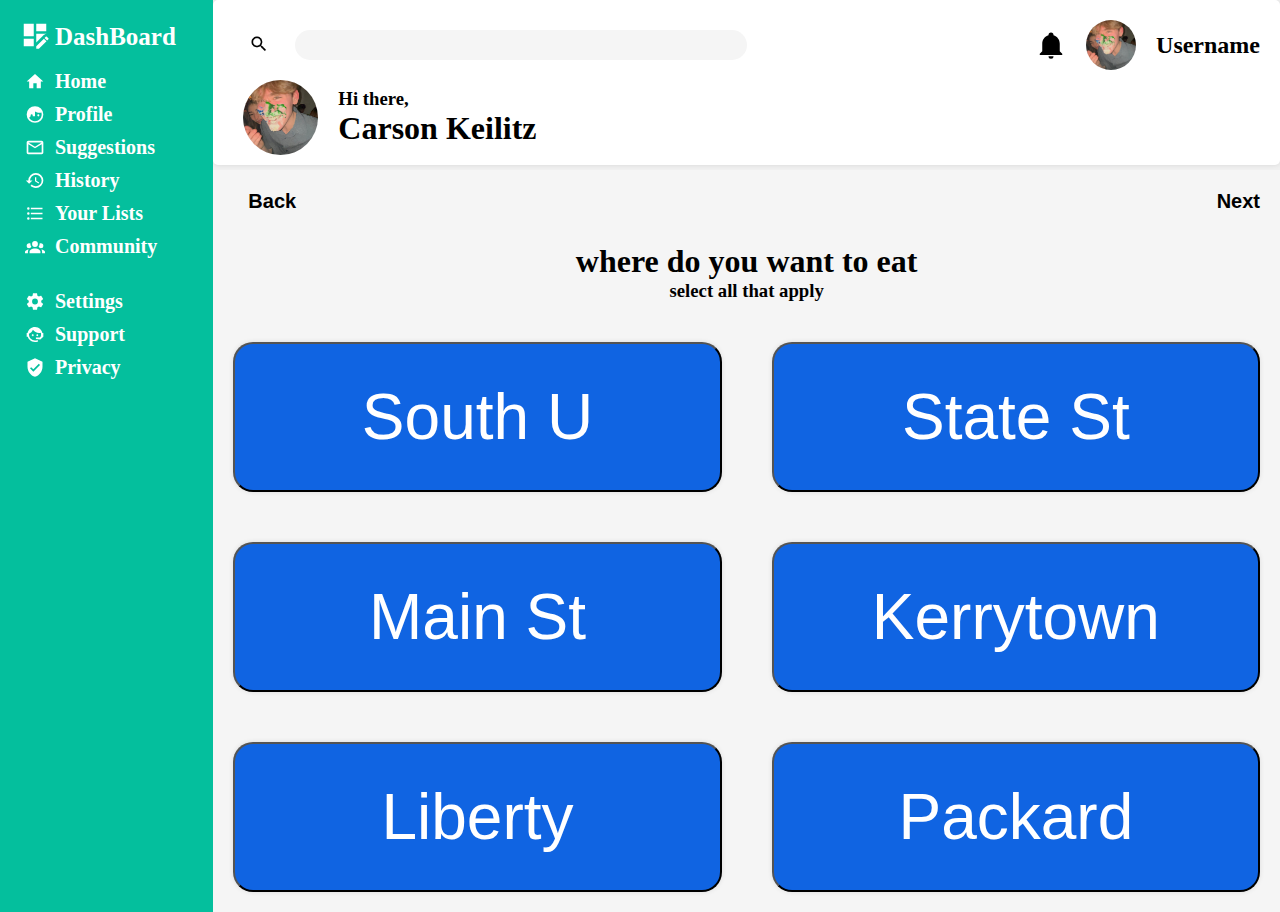
<file: suggestions.html>
<!DOCTYPE html>
<html lang="en">
<head>
    <meta charset="UTF-8">
    <meta name="viewport" content="width=device-width, initial-scale=1.0">
    <link rel="stylesheet" href="styles/primary.css">
    <link rel="stylesheet" href="styles/suggestions.css">
    <title>Admin Site</title>
</head>
<body>
    <div class="container">
        <div class="header">
            <div class="upperheader">
                <form class="search" action="search.php" method="post">
                    <button class="submit" type="submit" name="submit-search">
                        <img class="search-icon" src="pictures/magnify.png" alt="search">
                    </button>
                    <input class="search-bar" type="text" name="search" placeholder="">
                </form>
                <div class="header-upper-info">
                    <svg class="search-icon-info" xmlns="http://www.w3.org/2000/svg" viewBox="0 0 24 24"><title>bell</title><path d="M21,19V20H3V19L5,17V11C5,7.9 7.03,5.17 10,4.29C10,4.19 10,4.1 10,4A2,2 0 0,1 12,2A2,2 0 0,1 14,4C14,4.1 14,4.19 14,4.29C16.97,5.17 19,7.9 19,11V17L21,19M14,21A2,2 0 0,1 12,23A2,2 0 0,1 10,21" /></svg>
                    <img class="profile-picture logo small-logo" src="pictures/logo.JPEG" alt="profile">
                    <h2 class="username no-padding">Username</h2>
                </div>
            </div>
            <div class="lowerheader">
                <img  class="logo" src="pictures/logo.JPEG" alt="text">
                <div class="lowerheader-text">
                    <h3 class="no-padding">Hi there,</h3>
                    <h1 class="no-padding">Carson Keilitz</h1>
                </div>
            </div>
        </div>
        <div class="sidebar">
            <div class="sidebar-title">
                <div class="dashbar-logo">
                    <svg class="change-color" xmlns="http://www.w3.org/2000/svg" viewBox="0 0 24 24"><title>view-dashboard-edit</title><path d="M21 13.1C20.9 13.1 20.7 13.2 20.6 13.3L19.6 14.3L21.7 16.4L22.7 15.4C22.9 15.2 22.9 14.8 22.7 14.6L21.4 13.3C21.3 13.2 21.2 13.1 21 13.1M19.1 14.9L13 20.9V23H15.1L21.2 16.9L19.1 14.9M21 9H13V3H21V9M13 18.06V11H21V11.1C20.24 11.1 19.57 11.5 19.19 11.89L13 18.06M11 13H3V3H11V13M11 21H3V15H11V21Z" /></svg>
                </div>
                <h1 class="Dashboard">DashBoard</h1>
            </div>
            <ul class="sidebar-fonts side-bar-options">
                <div class="sidebar-logos">
                    <svg xmlns="http://www.w3.org/2000/svg" viewBox="0 0 24 24"><title>home</title><path d="M10,20V14H14V20H19V12H22L12,3L2,12H5V20H10Z" /></svg>
                    <li><a classhref="index.html">Home</a></li>
                </div>
                <div class="sidebar-logos">
                    <svg xmlns="http://www.w3.org/2000/svg" viewBox="0 0 24 24"><title>face-man-profile</title><path d="M12,2A10,10 0 0,0 2,12A10,10 0 0,0 12,22A10,10 0 0,0 22,12A10,10 0 0,0 12,2M12,8.39C13.57,9.4 15.42,10 17.42,10C18.2,10 18.95,9.91 19.67,9.74C19.88,10.45 20,11.21 20,12C20,16.41 16.41,20 12,20C9,20 6.39,18.34 5,15.89L6.75,14V13A1.25,1.25 0 0,1 8,11.75A1.25,1.25 0 0,1 9.25,13V14H12M16,11.75A1.25,1.25 0 0,0 14.75,13A1.25,1.25 0 0,0 16,14.25A1.25,1.25 0 0,0 17.25,13A1.25,1.25 0 0,0 16,11.75Z" /></svg>                    <li><a href="index.html">Profile</a></li>
                </div>
                <div class="sidebar-logos">
                    <svg xmlns="http://www.w3.org/2000/svg" viewBox="0 0 24 24"><title>email-outline</title><path d="M22 6C22 4.9 21.1 4 20 4H4C2.9 4 2 4.9 2 6V18C2 19.1 2.9 20 4 20H20C21.1 20 22 19.1 22 18V6M20 6L12 11L4 6H20M20 18H4V8L12 13L20 8V18Z" /></svg>                    <li><a href="suggestions.html">Suggestions</a></li>
                </div>
                <div class="sidebar-logos">
                    <svg xmlns="http://www.w3.org/2000/svg" viewBox="0 0 24 24"><title>history</title><path d="M13.5,8H12V13L16.28,15.54L17,14.33L13.5,12.25V8M13,3A9,9 0 0,0 4,12H1L4.96,16.03L9,12H6A7,7 0 0,1 13,5A7,7 0 0,1 20,12A7,7 0 0,1 13,19C11.07,19 9.32,18.21 8.06,16.94L6.64,18.36C8.27,20 10.5,21 13,21A9,9 0 0,0 22,12A9,9 0 0,0 13,3" /></svg>                    <li><a>History</a></li>
                </div>
                <div class="sidebar-logos">
                    <svg xmlns="http://www.w3.org/2000/svg" viewBox="0 0 24 24"><title>format-list-bulleted</title><path d="M7,5H21V7H7V5M7,13V11H21V13H7M4,4.5A1.5,1.5 0 0,1 5.5,6A1.5,1.5 0 0,1 4,7.5A1.5,1.5 0 0,1 2.5,6A1.5,1.5 0 0,1 4,4.5M4,10.5A1.5,1.5 0 0,1 5.5,12A1.5,1.5 0 0,1 4,13.5A1.5,1.5 0 0,1 2.5,12A1.5,1.5 0 0,1 4,10.5M7,19V17H21V19H7M4,16.5A1.5,1.5 0 0,1 5.5,18A1.5,1.5 0 0,1 4,19.5A1.5,1.5 0 0,1 2.5,18A1.5,1.5 0 0,1 4,16.5Z" /></svg>                    <li><a href="lists.html">Your Lists</a></li>
                </div>
                <div class="sidebar-logos">
                    <svg xmlns="http://www.w3.org/2000/svg" viewBox="0 0 24 24"><title>account-group</title><path d="M12,5.5A3.5,3.5 0 0,1 15.5,9A3.5,3.5 0 0,1 12,12.5A3.5,3.5 0 0,1 8.5,9A3.5,3.5 0 0,1 12,5.5M5,8C5.56,8 6.08,8.15 6.53,8.42C6.38,9.85 6.8,11.27 7.66,12.38C7.16,13.34 6.16,14 5,14A3,3 0 0,1 2,11A3,3 0 0,1 5,8M19,8A3,3 0 0,1 22,11A3,3 0 0,1 19,14C17.84,14 16.84,13.34 16.34,12.38C17.2,11.27 17.62,9.85 17.47,8.42C17.92,8.15 18.44,8 19,8M5.5,18.25C5.5,16.18 8.41,14.5 12,14.5C15.59,14.5 18.5,16.18 18.5,18.25V20H5.5V18.25M0,20V18.5C0,17.11 1.89,15.94 4.45,15.6C3.86,16.28 3.5,17.22 3.5,18.25V20H0M24,20H20.5V18.25C20.5,17.22 20.14,16.28 19.55,15.6C22.11,15.94 24,17.11 24,18.5V20Z" /></svg>                    <li><a>Community</a></li>
                </div>
            </ul>
            <ul class="sidebar-fonts side-bar-options settings">
                <div class="sidebar-logos">
                    <svg xmlns="http://www.w3.org/2000/svg" viewBox="0 0 24 24"><title>cog</title><path d="M12,15.5A3.5,3.5 0 0,1 8.5,12A3.5,3.5 0 0,1 12,8.5A3.5,3.5 0 0,1 15.5,12A3.5,3.5 0 0,1 12,15.5M19.43,12.97C19.47,12.65 19.5,12.33 19.5,12C19.5,11.67 19.47,11.34 19.43,11L21.54,9.37C21.73,9.22 21.78,8.95 21.66,8.73L19.66,5.27C19.54,5.05 19.27,4.96 19.05,5.05L16.56,6.05C16.04,5.66 15.5,5.32 14.87,5.07L14.5,2.42C14.46,2.18 14.25,2 14,2H10C9.75,2 9.54,2.18 9.5,2.42L9.13,5.07C8.5,5.32 7.96,5.66 7.44,6.05L4.95,5.05C4.73,4.96 4.46,5.05 4.34,5.27L2.34,8.73C2.21,8.95 2.27,9.22 2.46,9.37L4.57,11C4.53,11.34 4.5,11.67 4.5,12C4.5,12.33 4.53,12.65 4.57,12.97L2.46,14.63C2.27,14.78 2.21,15.05 2.34,15.27L4.34,18.73C4.46,18.95 4.73,19.03 4.95,18.95L7.44,17.94C7.96,18.34 8.5,18.68 9.13,18.93L9.5,21.58C9.54,21.82 9.75,22 10,22H14C14.25,22 14.46,21.82 14.5,21.58L14.87,18.93C15.5,18.67 16.04,18.34 16.56,17.94L19.05,18.95C19.27,19.03 19.54,18.95 19.66,18.73L21.66,15.27C21.78,15.05 21.73,14.78 21.54,14.63L19.43,12.97Z" /></svg>
                    <li><a classhref="index.html">Settings</a></li>
                </div>
                <div class="sidebar-logos">
                    <svg xmlns="http://www.w3.org/2000/svg" viewBox="0 0 24 24"><title>face-agent</title><path d="M18.72,14.76C19.07,13.91 19.26,13 19.26,12C19.26,11.28 19.15,10.59 18.96,9.95C18.31,10.1 17.63,10.18 16.92,10.18C13.86,10.18 11.15,8.67 9.5,6.34C8.61,8.5 6.91,10.26 4.77,11.22C4.73,11.47 4.73,11.74 4.73,12A7.27,7.27 0 0,0 12,19.27C13.05,19.27 14.06,19.04 14.97,18.63C15.54,19.72 15.8,20.26 15.78,20.26C14.14,20.81 12.87,21.08 12,21.08C9.58,21.08 7.27,20.13 5.57,18.42C4.53,17.38 3.76,16.11 3.33,14.73H2V10.18H3.09C3.93,6.04 7.6,2.92 12,2.92C14.4,2.92 16.71,3.87 18.42,5.58C19.69,6.84 20.54,8.45 20.89,10.18H22V14.67H22V14.69L22,14.73H21.94L18.38,18L13.08,17.4V15.73H17.91L18.72,14.76M9.27,11.77C9.57,11.77 9.86,11.89 10.07,12.11C10.28,12.32 10.4,12.61 10.4,12.91C10.4,13.21 10.28,13.5 10.07,13.71C9.86,13.92 9.57,14.04 9.27,14.04C8.64,14.04 8.13,13.54 8.13,12.91C8.13,12.28 8.64,11.77 9.27,11.77M14.72,11.77C15.35,11.77 15.85,12.28 15.85,12.91C15.85,13.54 15.35,14.04 14.72,14.04C14.09,14.04 13.58,13.54 13.58,12.91A1.14,1.14 0 0,1 14.72,11.77Z" /></svg>                    <li><a>Support</a></li>
                </div>
                <div class="sidebar-logos">
                    <svg xmlns="http://www.w3.org/2000/svg" viewBox="0 0 24 24"><title>shield-check</title><path d="M10,17L6,13L7.41,11.59L10,14.17L16.59,7.58L18,9M12,1L3,5V11C3,16.55 6.84,21.74 12,23C17.16,21.74 21,16.55 21,11V5L12,1Z" /></svg>                    <li><a>Privacy</a></li>
                </div>
            </ul>
        </div>
        <div class="main-content">
            <div class="resturants">
                <div class="main-content-header">
                    <h2 class="main-content-title project-font extra">Back</h2>
                    <h2 class="main-content-title project-font extra">Next</h2>
                    <!-- <button id="submitForm" class="button">Next</button> -->
                </div>
                <div class="content">
                    <div class="option-text">
                        <h1>where do you want to eat</h1>
                        <h3>select all that apply</h3>
                    </div>
                    <form id="resturant-button-container" action="/submit">
                        <input type="hidden" id="selectedValue" name="selectedValue" value="">
                        <button type="button" class="rest-button" onclick="selectButton(this, 'south u')">South U</button>
                        <button type="button" class="rest-button" onclick="selectButton(this, 'state st')">State St</button>
                        <button type="button" class="rest-button" onclick="selectButton(this, 'main st')">Main St</button>
                        <button type="button" class="rest-button" onclick="selectButton(this, 'kerrytown')">Kerrytown</button>
                        <button type="button" class="rest-button" onclick="selectButton(this, 'liberty')">Liberty</button>
                        <button type="button" class="rest-button" onclick="selectButton(this, 'packard')">Packard</button>
                    </form>
                </div>
            </div>
        </div>
    </div>
</body>
</html>
</file>
<file: styles/primary.css>
body, html {
    margin: 0;
    padding: 0;
    height: 100%;
}

h1, h2, h3, h4 {
    padding: 0;
    margin: 0;
}

.no-padding {
    padding: 0px;
    margin: 0px;
}

.container {
    width: 100%;
    height: 100%;
    background-color: #f0f0f0; /* Set your desired background color */
    display: grid;
    grid-template: 1fr 5fr / 1fr 5fr;
}

.sidebar {
    grid-area: 1 / 1 / 3 / 2;
    background-color: #04BF9D;
}

.header {
    background-color: white;
}

.main-content {
    background-color: whitesmoke; /* Set your desired background color */
}

.other {
    flex: 1;
}

.card-padding {
    padding: 15px;
}

.extra {
    padding-left: 15px;
    display: flex;
    justify-content: start;
    align-content: end;
    padding-bottom: 0px;
    margin-bottom: 0px;
}

.project-font {
    font-family: 'Roboto', sans-serif;
    font-size: 20px;
    font-weight: bold;
}

/* Header */
.header {
    display: flex;
    flex-direction: column;
    padding: 15px;
    box-shadow: 0 0 5px 0 rgba(0, 0, 0, 0.1);
    border-radius: 5px;
    padding: 20px 20px 0px 20px;
    margin-bottom: 5px;
}

.upperheader {
    flex: 1;
    display: flex;
}
.search {
    flex:1;
    display: flex;
    padding: 10px;
    gap: 20px;
}

.search-bar {
    flex:1;
    background-color: whitesmoke;
    border-radius: 20px;
    border: none;
}

.submit {
    background-color: white;
    border: none;
}
.search-icon {
    width: 20px;
    height: 20px;
}

.search-icon-info {
    width: 30px;
    height: 30px;
}

.header-upper-info {
    display: flex;
    flex: 1;
    justify-content: end;
    align-items: center;
    align-content: center;
    gap: 20px;
}

.lowerheader {
    flex: 1;
    display: flex;
    justify-content: start;
    gap: 10px;
    align-items: center;
}

.logo {
    width: 75px; /* Set the width of the image */
    height: 75px; /* Set the height of the image */
    border-radius: 50%; /* Make the border-radius 50% to create a circle */
    object-fit: cover;
    margin: 10px;
}

.small-logo {
    width:50px;
    height: 50px;
    margin: 0;
}

.sidebar-title {
    align-self:start;
    display: flex;
    align-items: center;
    justify-content: start;
    gap: 5px;
}
/* SideBar */
.sidebar {
    display: flex;
    flex-direction: column;
    padding: 20px;
}

.Dashboard {
    font-size: 25px;
    color: white;
}

.dashbar-logo {
    width: 30px;
}

.change-color {
    fill: white;
}

.side-bar-options {
    display: grid;
    grid-template: repeat(6, 1fr) / 1fr;
    gap: 10px;
}

.sidebar-fonts {
    list-style: none;
    padding: 0px;
    margin-left: 5px;
}

.settings {
    grid-template-rows: repeat(3, 1fr);
}

.sidebar-logos {
    display: flex;
    gap: 10px;
}

.sidebar-fonts a {
    color: white;
    font-size: 20px;
    font-weight: bold;
    text-decoration: none;
}

.sidebar-fonts svg {
    fill: white;
    width: 20px;
}

/* Main Content Page */
.basic-card-template {
    background-color: white;
    border-radius: 5px;
    box-shadow: 0 0 5px 0 rgba(0, 0, 0, 0.1);
    overflow: hidden;
    padding: 15px;
    margin: 10px;
}


.main-content {
    display: grid;
    grid-template: 1fr / 3fr 1fr;
    padding: 20px;
}

/* Other main content */
.other {
    display: flex;
    flex-direction: column;
}

.newcards {
    display:flex;
    flex-direction: column;
    flex: 1;
}

.newcard {
    flex: 1;
    overflow: hidden;
}

.newcard-title {
    margin: 0px;
}



.trendingcards{
    flex:1;
    display: grid;
    flex-direction: column;
}

.trendingcard {
    flex: 1;
    display: flex;
    gap: 10px;
}

.trendingcard* {
    padding: 0;
    margin: 0;
}


.trending-logo {
    grid-area: 1 / 1 / 3 / 2;
    align-self: center;
}

.trendingcard-info {
    display: flex;
    flex: 1;
    flex-direction: column;
    justify-content: center;
}
.trendingcard-info > * {
    padding: 0;
    margin: 0;
}



/* Resturant Card Section */
.resturants {
    flex: 3;
    display: flex;
    flex-direction: column;
}

.cards {
    flex: 1;
    display: grid;
    /* grid-template-columns: repeat(auto-fill, minmax(200px, 1fr)); */
    grid-template: repeat(auto-fit, minmax(100px, 1fr)) / repeat(auto-fit, minmax(300px, 1fr));
    gap: 10px;
}

.card {
    background-color: white;
    margin: 10px;
    padding: 10px;
    border-radius: 5px;
    box-shadow: 0 0 5px 0 rgba(0, 0, 0, 0.1);
    overflow: hidden;
    border-left-color: #BF665E;
    border-left-width: 8px;
    border-left-style: solid;
    display: flex;
    flex-direction: column;
    justify-content: space-between;
    padding: 15px;
}

.card-footer {
    display: flex;
    justify-content: flex-end;
    gap: 20px;
}

.card-text {
    flex: 1;
    margin-top: 10px;
}

.card-image {
    height: 30px;
}

/* New stuff */

body, html {
    margin: 0;
    padding: 0;
    height: 100%;
}

h1, h2, h3, h4 {
    padding: 0;
    margin: 0;
}

/* Fonts */




.no-padding {
    padding: 0px;
    margin: 0px;
}

.container {
    width: 100%;
    height: 100%;
    background-color: #f0f0f0; /* Set your desired background color */
    display: grid;
    grid-template: 1fr 5fr / 1fr 5fr;
}

.sidebar {
    grid-area: 1 / 1 / 3 / 2;
    background-color: #04BF9D;
}

.header {
    background-color: white;
}

.main-content {
    background-color: whitesmoke; /* Set your desired background color */
}

.other {
    flex: 1;
}

.card-padding {
    padding: 15px;
}

.extra {
    padding-left: 15px;
    display: flex;
    justify-content: start;
    align-content: end;
    padding-bottom: 0px;
    margin-bottom: 10px;
}

.project-font {
    font-family: 'Roboto', sans-serif;
    font-size: 20px;
    font-weight: bold;
}

/* Header */
.header {
    display: flex;
    flex-direction: column;
    padding: 15px;
    box-shadow: 0 0 5px 0 rgba(0, 0, 0, 0.1);
    border-radius: 5px;
    padding: 20px 20px 0px 20px;
    margin-bottom: 5px;
}

.upperheader {
    flex: 1;
    display: flex;
}
.search {
    flex:1;
    display: flex;
    padding: 10px;
    gap: 20px;
}

.search-bar {
    flex:1;
    background-color: whitesmoke;
    border-radius: 20px;
    border: none;
}

.submit {
    background-color: white;
    border: none;
}
.search-icon {
    width: 20px;
    height: 20px;
}

.search-icon-info {
    width: 30px;
    height: 30px;
}

.header-upper-info {
    display: flex;
    flex: 1;
    justify-content: end;
    align-items: center;
    align-content: center;
    gap: 20px;
}

.lowerheader {
    flex: 1;
    display: flex;
    justify-content: start;
    gap: 10px;
    align-items: center;
}

.resturant-adder {
    flex: 1;
    display: flex;
    justify-content: end;
}

.logo {
    width: 75px; /* Set the width of the image */
    height: 75px; /* Set the height of the image */
    border-radius: 50%; /* Make the border-radius 50% to create a circle */
    object-fit: cover;
    margin: 10px;
}

.small-logo {
    width:50px;
    height: 50px;
    margin: 0;
}

.sidebar-title {
    align-self:start;
    display: flex;
    align-items: center;
    justify-content: start;
    gap: 5px;
}
/* SideBar */
.sidebar {
    display: flex;
    flex-direction: column;
    padding: 20px;
}

.Dashboard {
    font-size: 25px;
    color: white;
}

.dashbar-logo {
    width: 30px;
}

.change-color {
    fill: white;
}

.side-bar-options {
    display: grid;
    grid-template: repeat(6, 1fr) / 1fr;
    gap: 10px;
}

.sidebar-fonts {
    list-style: none;
    padding: 0px;
    margin-left: 5px;
}

.settings {
    grid-template-rows: repeat(3, 1fr);
}

.sidebar-logos {
    display: flex;
    gap: 10px;
}

.sidebar-fonts a {
    color: white;
    font-size: 20px;
    font-weight: bold;
    text-decoration: none;
}

.sidebar-fonts svg {
    fill: white;
    width: 20px;
}

/* Main Content Page */
.basic-card-template {
    background-color: white;
    border-radius: 5px;
    box-shadow: 0 0 5px 0 rgba(0, 0, 0, 0.1);
    overflow: hidden;
    padding: 15px;
    margin: 10px;
}


.main-content {
    display: flex;
    padding: 20px;
}

/* Resturant Card Section */
.resturants {
    flex: 3;
    display: flex;
    flex-direction: column;
}

.cards {
    /* flex: 1; */
    display: grid;
    grid-template-columns: repeat(auto-fill, minmax(250px, 1fr));
    grid-template-rows: 300px;
    grid-auto-rows: 300px;
    /* grid-template: repeat(auto-fit, minmax(100px, 1fr)) / repeat(auto-fit, minmax(300px, 1fr)); */
    gap: 10px;
}

.card {
    /* height: 100%; */
    background-color: white;
    border-radius: 5px;
    box-shadow: 0 0 5px 0 rgba(0, 0, 0, 0.1);
    /* overflow: hidden; */
    border-left-color: #BF665E;
    border-left-width: 8px;
    border-left-style: solid;
    /* display: flex; */
    flex-direction: column;
    justify-content: space-between;
    padding: 15px;
}

.card-footer {
    display: flex;
    justify-content: flex-end;
    gap: 20px;
    padding-top: 10px;
}

.card-text {
    flex: 1;
    margin-top: 10px;
}

.card-image {
    height: 30px;
}
</file>
<file: styles/library.css>
/* Styles for the library page */
.card-options {
  display: flex;
  flex-direction: column;
  justify-content: space-between;
  flex-wrap: wrap;
  word-wrap: break-word; /* To ensure long words wrap */
}

.card-options * {
  margin: 0;
  padding: 0;
  width: 100%;
  word-wrap: break-word;
  /* Content centered */
  /* Allow content to wrap */
}

/* Styling Library Button */
.resturant-button {
  background-color: #BF665E;
  color: white;
  padding: 10px;
  border: none;
  border-radius: 5px;
  box-shadow: 0 0 5px 0 rgba(0, 0, 0, 0.1);
  cursor: pointer;
  margin-top: 10px;
  margin-bottom: 10px;
}

/* Animating the dialog */

.dialog {
    width: 300px;
    height: 400px;
    background: #fff;
    color: #222;
    border: 0;
    border-radius: 0.5rem;
}

label {
    display: block;
}

input[type="radio"] + label {
    display: inline-block;
    margin-left: 0px;
    margin-right: 0;;
}

.dialog > form {
    display: flex;
    flex-direction: column;
    gap: 10px;
    width: auto;
    height: 400px;
}

.dialog > form > div {
    flex: 1;
}

.dialog::backdrop {
    background: rgb(0 0 0 / 0.5);
    opacity: 0;
  }

.diaglog[open] {
    animation: fade-in 500ms forwards;
  }

.dialog[open]::backdrop {
    animation: fade-in 500ms forwards;
 }

.dialog[closing] {
    display: block;
    pointer-events: none;
    inset: 0;
    animation: fade-out 500ms forwards;
  }


@keyframes fade-in {
    0% {
      opacity: 0;
    }
    100% {
      opacity: 1;
    }
}

@keyframes fade-out {
    0% {
      opacity: 1;
    }
    100% {
      opacity: 0;
    }
  }
</file>
<file: styles/suggestions.css>
.content {
    display: flex;
    flex-direction: column;
    flex:1;
    align-items: center;
    justify-content: center;
    gap:20px;
}

.main-content-header {
    display: flex;
    justify-content: space-between;
    
}

.option-text {
    display: flex;
    flex-direction: column;
    align-items: center;
    padding: 20px;
}

#resturant-button-container {
    display:grid;
    grid-template-columns: repeat(auto-fill, minmax(350px, 1fr));
    width: 100%;
    gap:50px;
    justify-content: center;
    grid-template-rows: 150px;
    grid-auto-rows: 150px;
}

.rest-button {
    background-color: #1064E2;
    border-radius: 20px;
    font-size: 4em;
    font-weight: strong;
    color: white;
    font-family:'Lucida Sans', 'Lucida Sans Regular', 'Lucida Grande', 'Lucida Sans Unicode', Geneva, Verdana, sans-serif;
    box-shadow: 0 0 5px 0 rgba(0, 0, 0, 0.1);
    padding: 15px;
}
</file>
